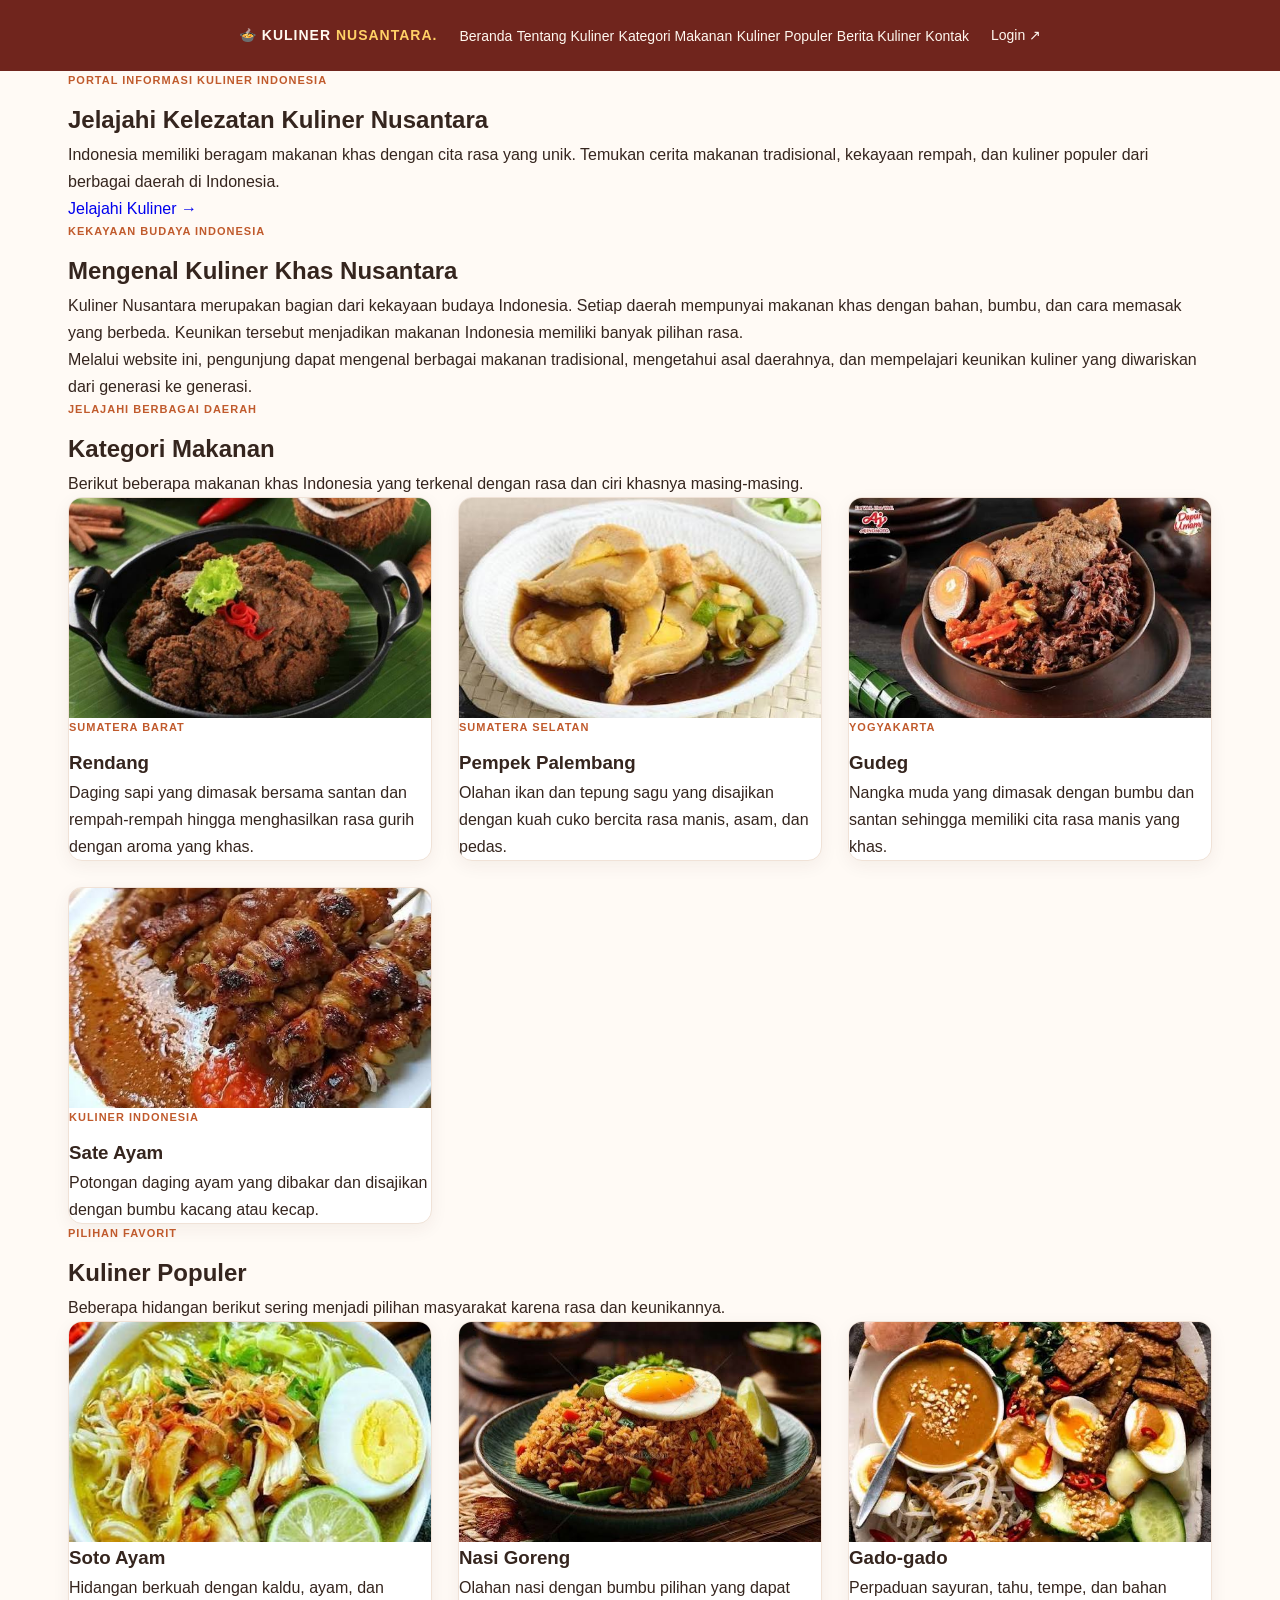
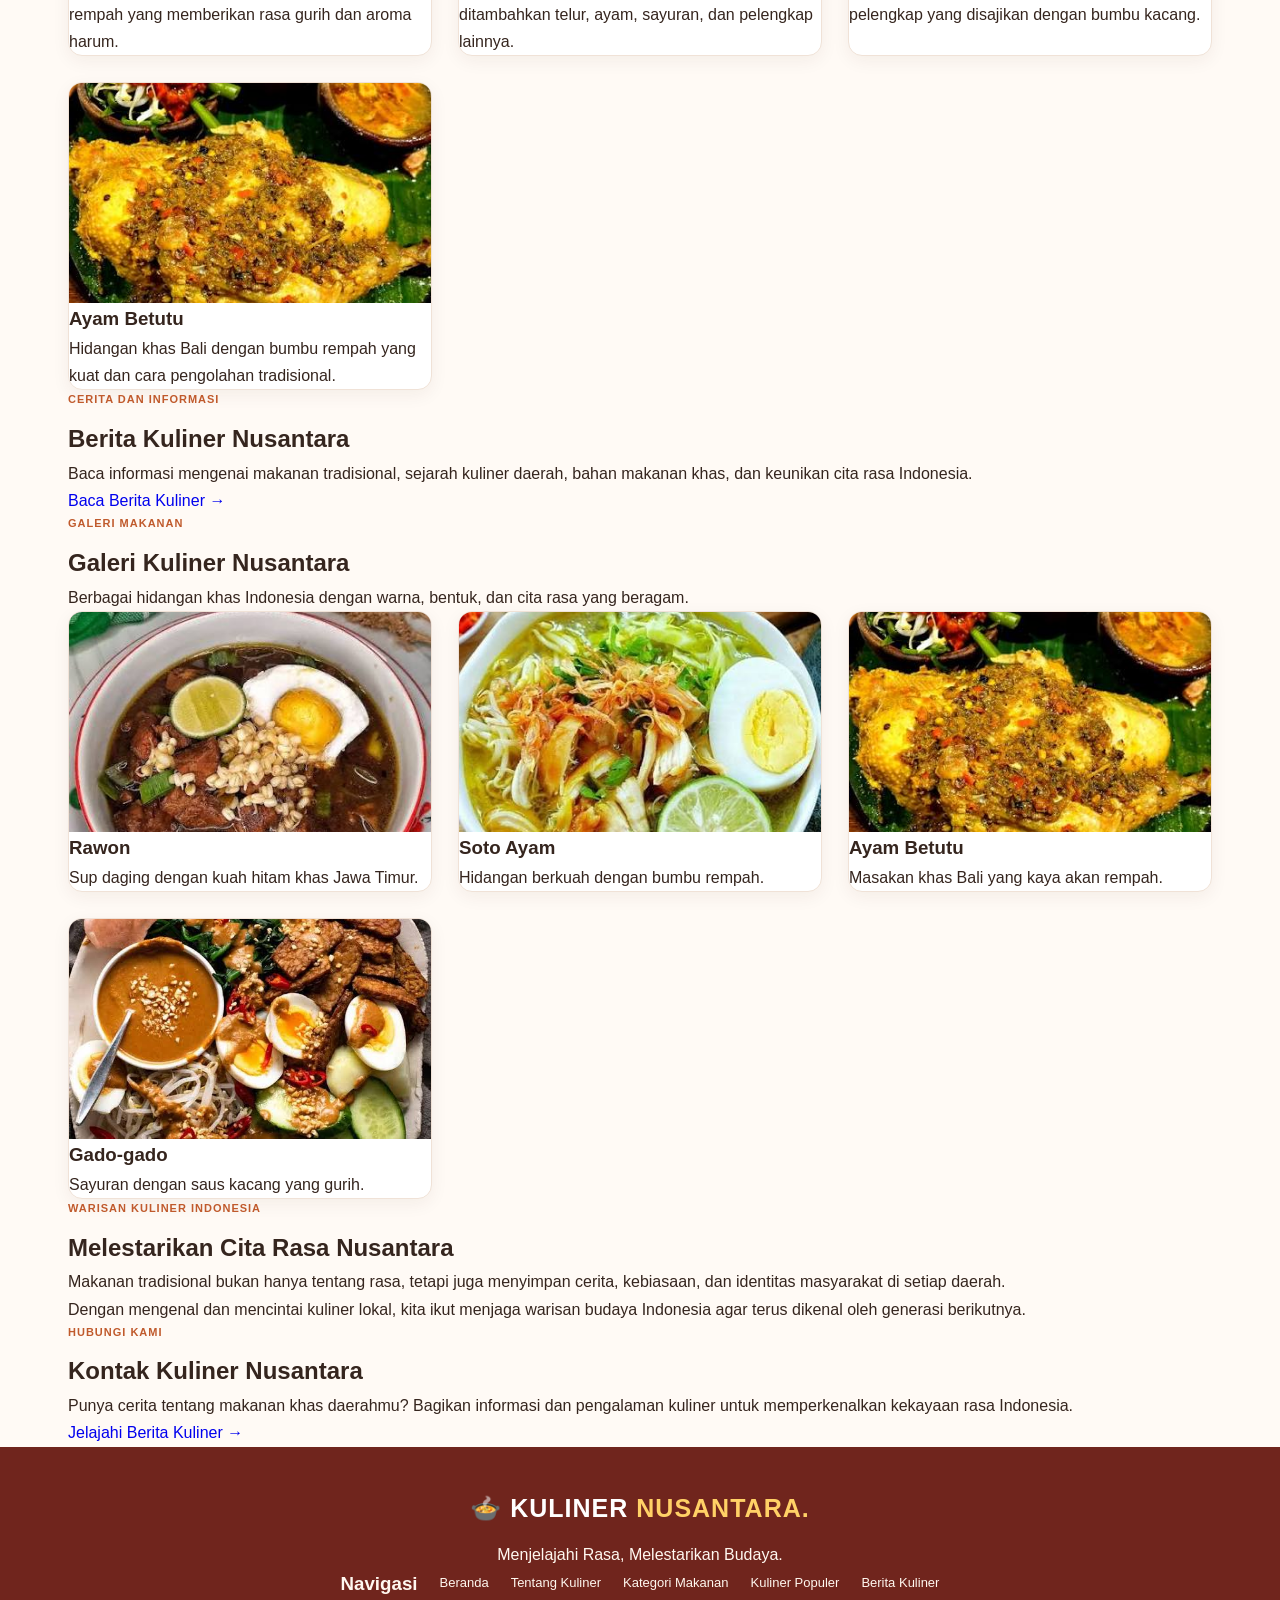
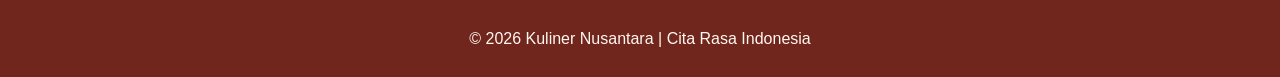
<file: index.html>
<!DOCTYPE html>
<html lang="id">
<head>
    <meta charset="UTF-8">
    <meta name="viewport" content="width=device-width, initial-scale=1.0">

    <title>Kuliner Nusantara - Jelajah Rasa Indonesia</title>

    <link rel="stylesheet" href="style.css">
</head>
<body>

    <!-- HEADER DAN NAVIGASI -->
    <header class="header">
        <div class="container navbar">

            <a href="index.html" class="logo">
                🍲 KULINER <span>NUSANTARA.</span>
            </a>

            <nav>
                <a href="index.html">Beranda</a>
                <a href="#profil">Tentang Kuliner</a>
                <a href="#kategori">Kategori Makanan</a>
                <a href="#rekomendasi">Kuliner Populer</a>
                <a href="berita.html">Berita Kuliner</a>
                <a href="#kontak">Kontak</a>
            </nav>

            <a href="login.html" class="btn-login">Login ↗</a>

        </div>
    </header>

    <!-- ISI WEBSITE -->
    <main>

        <!-- BERANDA -->
        <section class="container hero" id="beranda">

            <p class="category">PORTAL INFORMASI KULINER INDONESIA</p>

            <h1>
                Jelajahi Kelezatan
                <span> Kuliner Nusantara</span>
            </h1>

            <p>
                Indonesia memiliki beragam makanan khas dengan
                cita rasa yang unik. Temukan cerita makanan
                tradisional, kekayaan rempah, dan kuliner populer
                dari berbagai daerah di Indonesia.
            </p>

            <a href="#kategori" class="btn-login">
                Jelajahi Kuliner →
            </a>

        </section>

        <!-- TENTANG KULINER -->
        <section class="container info-section" id="profil">

            <p class="category">KEKAYAAN BUDAYA INDONESIA</p>

            <h2>Mengenal Kuliner Khas Nusantara</h2>

            <p>
                Kuliner Nusantara merupakan bagian dari kekayaan
                budaya Indonesia. Setiap daerah mempunyai makanan
                khas dengan bahan, bumbu, dan cara memasak yang
                berbeda. Keunikan tersebut menjadikan makanan
                Indonesia memiliki banyak pilihan rasa.
            </p>

            <p>
                Melalui website ini, pengunjung dapat mengenal
                berbagai makanan tradisional, mengetahui asal
                daerahnya, dan mempelajari keunikan kuliner
                yang diwariskan dari generasi ke generasi.
            </p>

        </section>

        <!-- KATEGORI MAKANAN -->
        <section class="container info-section" id="kategori">

            <p class="category">JELAJAHI BERBAGAI DAERAH</p>

            <h2>Kategori <span>Makanan</span></h2>

            <p>
                Berikut beberapa makanan khas Indonesia yang
                terkenal dengan rasa dan ciri khasnya masing-masing.
            </p>

            <div class="news-grid">

                <!-- RENDANG -->
                <article class="news-card">

                    <img
                        src="makanan khas sumatera barat.jpg"
                        alt="Rendang khas Sumatera Barat">

                    <div class="news-content">

                        <p class="category">SUMATERA BARAT</p>

                        <h3>Rendang</h3>

                        <p>
                            Daging sapi yang dimasak bersama santan
                            dan rempah-rempah hingga menghasilkan
                            rasa gurih dengan aroma yang khas.
                        </p>

                    </div>
                </article>

                <!-- PEMPEK -->
                <article class="news-card">

                    <img
                        src="pempek.jpg"
                        alt="Pempek khas Palembang">

                    <div class="news-content">

                        <p class="category">SUMATERA SELATAN</p>

                        <h3>Pempek Palembang</h3>

                        <p>
                            Olahan ikan dan tepung sagu yang
                            disajikan dengan kuah cuko bercita
                            rasa manis, asam, dan pedas.
                        </p>

                    </div>
                </article>

                <!-- GUDEG -->
                <article class="news-card">

                    <img
                        src="gudeg yoygakarta.jpg"
                        alt="Gudeg khas Yogyakarta">

                    <div class="news-content">

                        <p class="category">YOGYAKARTA</p>

                        <h3>Gudeg</h3>

                        <p>
                            Nangka muda yang dimasak dengan
                            bumbu dan santan sehingga memiliki
                            cita rasa manis yang khas.
                        </p>

                    </div>
                </article>

                <!-- SATE -->
                <article class="news-card">

                    <img
                        src="sate ayam.jpg"
                        alt="Sate ayam bumbu kacang">

                    <div class="news-content">

                        <p class="category">KULINER INDONESIA</p>

                        <h3>Sate Ayam</h3>

                        <p>
                            Potongan daging ayam yang dibakar
                            dan disajikan dengan bumbu kacang
                            atau kecap.
                        </p>

                    </div>
                </article>

            </div>

        </section>

        <!-- KULINER POPULER -->
        <section class="container info-section" id="rekomendasi">

            <p class="category">PILIHAN FAVORIT</p>

            <h2>Kuliner <span>Populer</span></h2>

            <p>
                Beberapa hidangan berikut sering menjadi
                pilihan masyarakat karena rasa dan
                keunikannya.
            </p>

            <div class="news-grid">

                <!-- SOTO -->
                <article class="news-card">

                    <img
                        src="soto ayam.jpg"
                        alt="Soto ayam Indonesia">

                    <div class="news-content">

                        <h3>Soto Ayam</h3>

                        <p>
                            Hidangan berkuah dengan kaldu,
                            ayam, dan rempah yang memberikan
                            rasa gurih dan aroma harum.
                        </p>

                    </div>
                </article>

                <!-- NASI GORENG -->
                <article class="news-card">

                    <img
                        src="nasi goreng.jpg"
                        alt="Nasi goreng khas Indonesia">

                    <div class="news-content">

                        <h3>Nasi Goreng</h3>

                        <p>
                            Olahan nasi dengan bumbu pilihan
                            yang dapat ditambahkan telur,
                            ayam, sayuran, dan pelengkap lainnya.
                        </p>

                    </div>
                </article>

                <!-- GADO-GADO -->
                <article class="news-card">

                    <img
                        src="gado-gado.jpg"
                        alt="Gado-gado dengan bumbu kacang">

                    <div class="news-content">

                        <h3>Gado-gado</h3>

                        <p>
                            Perpaduan sayuran, tahu, tempe,
                            dan bahan pelengkap yang disajikan
                            dengan bumbu kacang.
                        </p>

                    </div>
                </article>

                <!-- AYAM BETUTU -->
                <article class="news-card">

                    <img
                        src="ayam betutu.jpg"
                        alt="Ayam betutu khas Bali">

                    <div class="news-content">

                        <h3>Ayam Betutu</h3>

                        <p>
                            Hidangan khas Bali dengan bumbu
                            rempah yang kuat dan cara
                            pengolahan tradisional.
                        </p>

                    </div>
                </article>

            </div>

        </section>

        <!-- BERITA KULINER -->
        <section class="container info-section" id="berita">

            <p class="category">CERITA DAN INFORMASI</p>

            <h2>Berita Kuliner Nusantara</h2>

            <p>
                Baca informasi mengenai makanan tradisional,
                sejarah kuliner daerah, bahan makanan khas,
                dan keunikan cita rasa Indonesia.
            </p>

            <a href="berita.html" class="btn-login">
                Baca Berita Kuliner →
            </a>

        </section>

        <!-- GALERI KULINER -->
        <section class="container info-section" id="galeri">

            <p class="category">GALERI MAKANAN</p>

            <h2>Galeri <span>Kuliner Nusantara</span></h2>

            <p>
                Berbagai hidangan khas Indonesia dengan
                warna, bentuk, dan cita rasa yang beragam.
            </p>

            <div class="news-grid">

                <article class="news-card">

                    <img
                        src="rawon.jpg"
                        alt="Rawon khas Jawa Timur">

                    <div class="news-content">
                        <h3>Rawon</h3>
                        <p>Sup daging dengan kuah hitam khas Jawa Timur.</p>
                    </div>

                </article>

                <article class="news-card">

                    <img
                        src="soto ayam.jpg"
                        alt="Soto ayam">

                    <div class="news-content">
                        <h3>Soto Ayam</h3>
                        <p>Hidangan berkuah dengan bumbu rempah.</p>
                    </div>

                </article>

                <article class="news-card">

                    <img
                        src="ayam betutu.jpg"
                        alt="Ayam betutu">

                    <div class="news-content">
                        <h3>Ayam Betutu</h3>
                        <p>Masakan khas Bali yang kaya akan rempah.</p>
                    </div>

                </article>

                <article class="news-card">

                    <img
                        src="gado-gado.jpg"
                        alt="Gado-gado">

                    <div class="news-content">
                        <h3>Gado-gado</h3>
                        <p>Sayuran dengan saus kacang yang gurih.</p>
                    </div>

                </article>

            </div>

        </section>

        <!-- PENUTUP -->
        <section class="container info-section" id="tentang">

            <p class="category">WARISAN KULINER INDONESIA</p>

            <h2>Melestarikan Cita Rasa Nusantara</h2>

            <p>
                Makanan tradisional bukan hanya tentang rasa,
                tetapi juga menyimpan cerita, kebiasaan,
                dan identitas masyarakat di setiap daerah.
            </p>

            <p>
                Dengan mengenal dan mencintai kuliner lokal,
                kita ikut menjaga warisan budaya Indonesia
                agar terus dikenal oleh generasi berikutnya.
            </p>

        </section>

        <!-- KONTAK -->
        <section class="container info-section" id="kontak">

            <p class="category">HUBUNGI KAMI</p>

            <h2>Kontak Kuliner Nusantara</h2>

            <p>
                Punya cerita tentang makanan khas daerahmu?
                Bagikan informasi dan pengalaman kuliner
                untuk memperkenalkan kekayaan rasa Indonesia.
            </p>

            <a href="berita.html" class="btn-login">
                Jelajahi Berita Kuliner →
            </a>

        </section>

    </main>

    <!-- FOOTER -->
    <footer class="footer">

        <div class="container footer-content">

            <div>
                <a href="index.html" class="logo">
                    🍲 KULINER <span>NUSANTARA.</span>
                </a>

                <p>Menjelajahi Rasa, Melestarikan Budaya.</p>
            </div>

            <div class="footer-menu">

                <h3>Navigasi</h3>

                <p><a href="index.html">Beranda</a></p>
                <p><a href="#profil">Tentang Kuliner</a></p>
                <p><a href="#kategori">Kategori Makanan</a></p>
                <p><a href="#rekomendasi">Kuliner Populer</a></p>
                <p><a href="berita.html">Berita Kuliner</a></p>

            </div>

        </div>

        <div class="copyright">
            <p>&copy; 2026 Kuliner Nusantara | Cita Rasa Indonesia</p>
        </div>

    </footer>

</body>
</html>
</file>
<file: style.css>
/* =========================
   1. PENGATURAN DASAR
========================= */
* {
    margin: 0;
    padding: 0;
    box-sizing: border-box;
    font-family: Arial, sans-serif;
}

html {
    scroll-behavior: smooth;
}

body {
    background: #fffaf5;
    color: #35251e;
    line-height: 1.7;
}

a {
    text-decoration: none;
}

img {
    max-width: 100%;
}

/* =========================
   2. HEADER DAN NAVBAR
========================= */
.header {
    background: #70251d;
    color: white;
    padding: 22px 7%;
    display: flex;
    justify-content: space-between;
    align-items: center;
    flex-wrap: wrap;
    gap: 18px;
}

.logo {
    color: white;
    font-size: 25px;
    font-weight: 800;
    letter-spacing: 1px;
}

.logo span {
    color: #ffd166;
}

.navbar {
    display: flex;
    align-items: center;
    flex-wrap: wrap;
    gap: 22px;
}

.navbar a {
    color: #fff8f0;
    font-size: 14px;
    transition: color 0.3s;
}

.navbar a:hover,
.navbar a.active {
    color: #ffd166;
}

/* =========================
   3. CONTAINER UTAMA
========================= */
.container {
    max-width: 1200px;
    margin: auto;
    padding: 0 28px;
}

/* =========================
   4. INTRO / HERO
========================= */
.intro {
    padding: 75px 0 55px;
    max-width: 760px;
}

.label {
    color: #bd582d;
    font-size: 12px;
    font-weight: bold;
    letter-spacing: 2px;
    margin-bottom: 12px;
}

.intro h1 {
    color: #70251d;
    font-size: 46px;
    line-height: 1.2;
    margin-bottom: 20px;
}

.intro h1 span,
.section-title h2 span {
    color: #c76a36;
}

.intro > p:last-child {
    color: #6c5b50;
    max-width: 650px;
    font-size: 16px;
}

/* =========================
   5. BAGIAN BERITA
========================= */
.news-section {
    padding: 25px 0 65px;
}

.section-title {
    display: flex;
    justify-content: space-between;
    align-items: center;
    gap: 20px;
    margin-bottom: 30px;
}

.section-title h2 {
    color: #70251d;
    font-size: 32px;
    line-height: 1.3;
}

.more {
    color: #9c4528;
    font-size: 14px;
    font-weight: bold;
}

.more:hover {
    color: #70251d;
}

/* =========================
   6. GRID KARTU BERITA
========================= */
.news-grid {
    display: grid;
    grid-template-columns: repeat(3, minmax(0, 1fr));
    gap: 26px;
    align-items: stretch;
}

/* =========================
   7. KARTU BERITA
========================= */
.news-card {
    background: #ffffff;
    border: 1px solid #f0e2d7;
    border-radius: 14px;
    overflow: hidden;
    display: flex;
    flex-direction: column;
    box-shadow: 0 5px 18px rgba(76, 39, 22, 0.06);
    transition: transform 0.3s, box-shadow 0.3s;
}

.news-card:hover {
    transform: translateY(-5px);
    box-shadow: 0 12px 26px rgba(76, 39, 22, 0.12);
}

/* =========================
   8. GAMBAR BERITA
========================= */
.news-card img {
    display: block;
    width: 100%;
    height: 220px;
    object-fit: cover;
    background: #f0e2d7;
}

/* =========================
   9. ISI KARTU
========================= */
.card-body {
    padding: 22px;
    display: flex;
    flex-direction: column;
    flex: 1;
}

.category {
    color: #c05a2c;
    font-size: 11px;
    font-weight: bold;
    letter-spacing: 1px;
    margin-bottom: 10px;
}

.card-body h2 {
    color: #70251d;
    font-size: 20px;
    line-height: 1.45;
    margin-bottom: 12px;
}

.card-body > p:not(.category) {
    color: #6b5b51;
    font-size: 14px;
    margin-bottom: 20px;
}

.read-more {
    color: #a34425;
    font-size: 13px;
    font-weight: bold;
    margin-top: auto;
    align-self: flex-start;
}

.read-more:hover {
    color: #70251d;
}

/* =========================
   10. BAGIAN HIGHLIGHT
========================= */
.highlight {
    background: #f4e4d3;
    border-radius: 16px;
    padding: 35px;
    margin: 0 0 70px;
    display: flex;
    justify-content: space-between;
    align-items: center;
    gap: 25px;
}

.highlight h2 {
    color: #70251d;
    font-size: 27px;
    margin-bottom: 10px;
}

.highlight div > p:last-child {
    color: #6c574a;
    max-width: 650px;
    font-size: 14px;
}

.button {
    display: inline-block;
    flex-shrink: 0;
    background: #a94427;
    color: white;
    padding: 12px 20px;
    border-radius: 7px;
    font-size: 14px;
    font-weight: bold;
    transition: background 0.3s;
}

.button:hover {
    background: #70251d;
}

/* =========================
   11. FOOTER
========================= */
.footer {
    background: #70251d;
    color: #fff8f0;
    text-align: center;
    padding: 40px 20px 25px;
}

.footer .logo {
    display: inline-block;
    margin-bottom: 12px;
}

.footer > p {
    font-size: 14px;
    margin-bottom: 20px;
    color: #f4ded0;
}

.footer-menu {
    display: flex;
    justify-content: center;
    flex-wrap: wrap;
    gap: 22px;
    margin-bottom: 25px;
}

.footer-menu a {
    color: #fff8f0;
    font-size: 13px;
}

.footer-menu a:hover {
    color: #ffd166;
}

.footer small {
    display: block;
    border-top: 1px solid rgba(255, 255, 255, 0.2);
    padding-top: 20px;
    color: #f1d8c9;
    font-size: 12px;
}

/* =========================
   12. RESPONSIVE TABLET
========================= */
@media (max-width: 900px) {
    .header {
        padding: 22px 5%;
    }

    .navbar {
        gap: 14px;
    }

    .news-grid {
        grid-template-columns: repeat(2, minmax(0, 1fr));
    }

    .intro h1 {
        font-size: 40px;
    }

    .highlight {
        align-items: flex-start;
        flex-direction: column;
    }
}

/* =========================
   13. RESPONSIVE HP
========================= */
@media (max-width: 600px) {
    .header {
        flex-direction: column;
        text-align: center;
        padding: 20px 16px;
    }

    .logo {
        font-size: 23px;
    }

    .navbar {
        justify-content: center;
        gap: 12px 16px;
    }

    .navbar a {
        font-size: 12px;
    }

    .container {
        padding: 0 16px;
    }

    .intro {
        padding: 48px 0 35px;
    }

    .intro h1 {
        font-size: 33px;
    }

    .intro > p:last-child {
        font-size: 14px;
    }

    .section-title {
        align-items: flex-start;
        flex-direction: column;
    }

    .section-title h2 {
        font-size: 28px;
    }

    .news-grid {
        grid-template-columns: 1fr;
        gap: 22px;
    }

    .news-card img {
        height: 230px;
    }

    .card-body {
        padding: 20px;
    }

    .card-body h2 {
        font-size: 19px;
    }

    .highlight {
        padding: 25px 20px;
        margin-bottom: 45px;
    }

    .highlight h2 {
        font-size: 23px;
    }

    .footer-menu {
        gap: 14px;
    }
}
</file>
